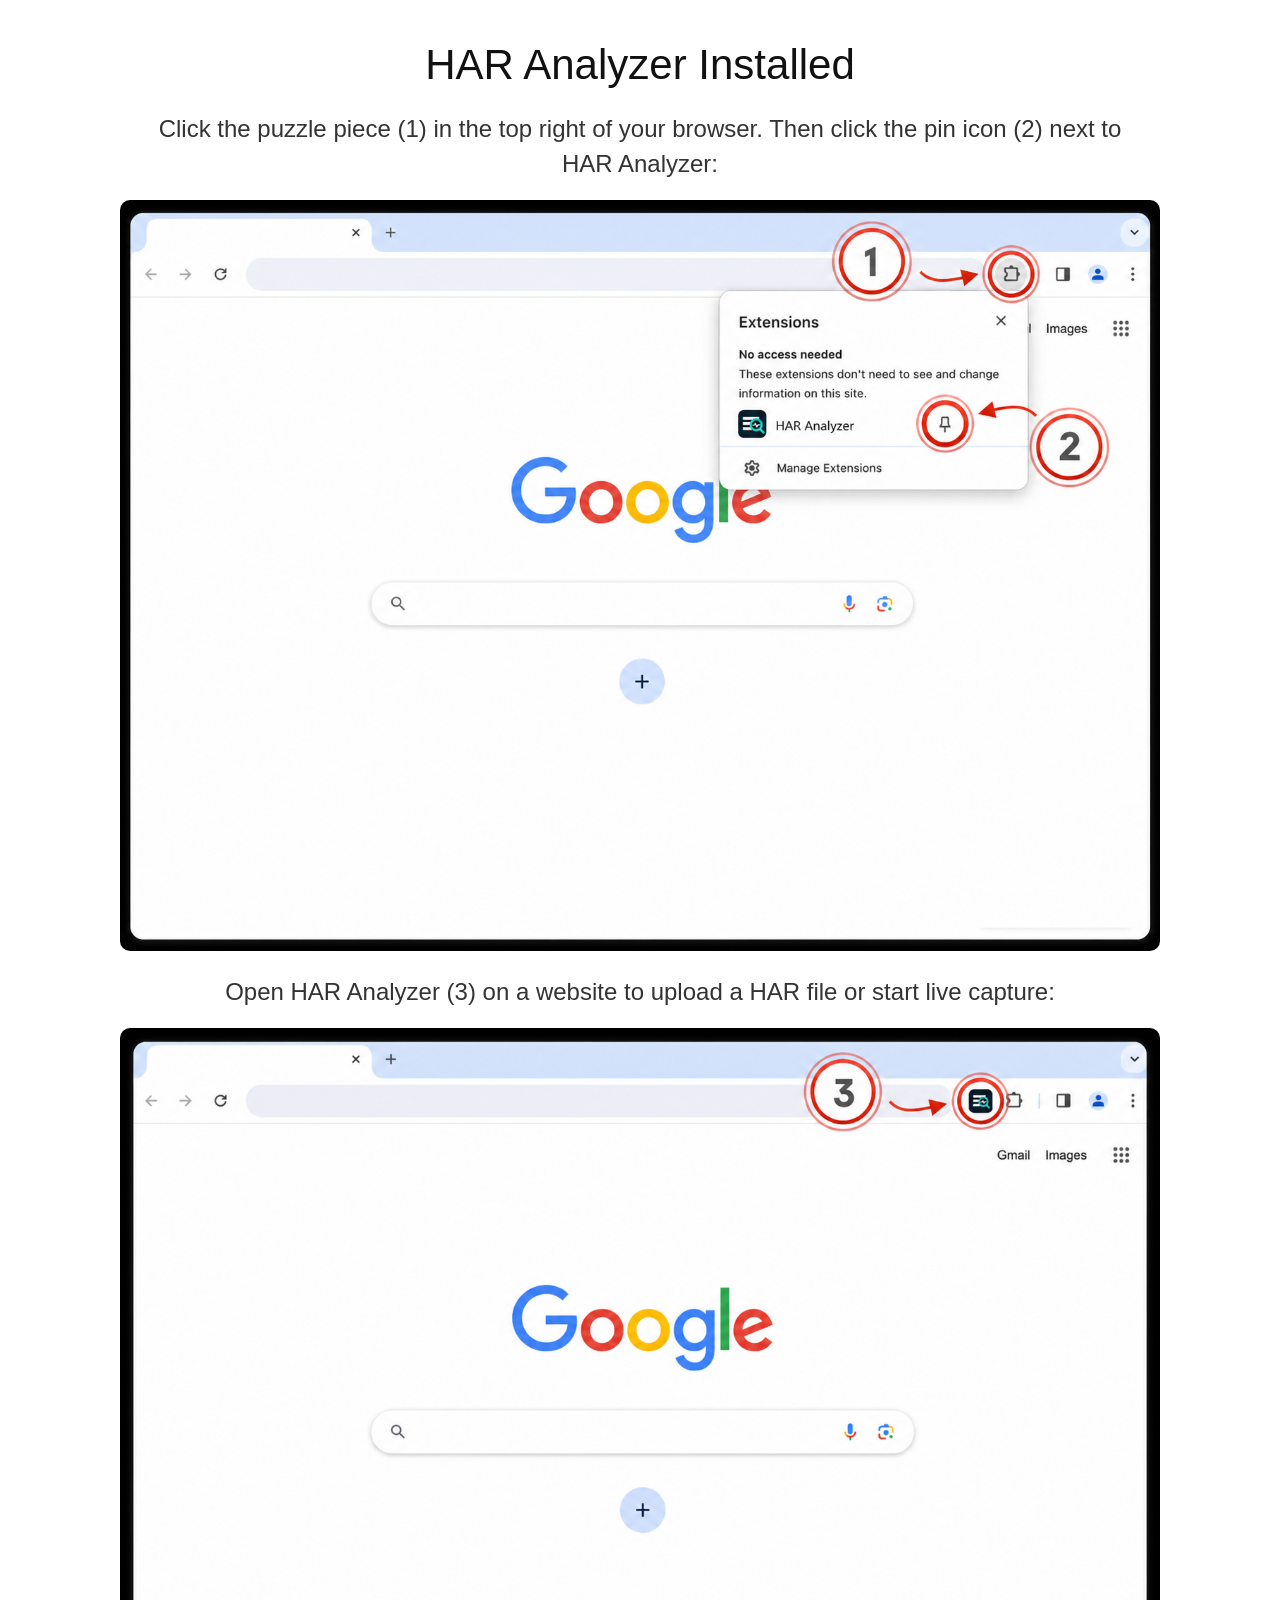
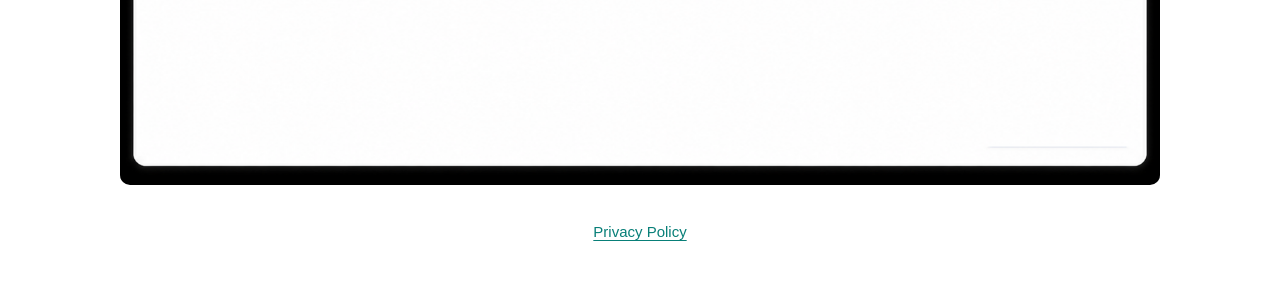
<file: index.html>
<!doctype html>
<html lang="en">
  <head>
    <meta charset="UTF-8" />
    <meta name="viewport" content="width=device-width, initial-scale=1" />
    <title>HAR Analyzer Installed</title>
    <meta
      name="description"
      content="Pin HAR Analyzer in Chrome and open its side panel."
    />
    <link rel="stylesheet" href="styles.css" />
    <script
      defer
      src="https://cloud.umami.is/script.js"
      data-website-id="96cea63c-407e-40a2-b733-70818d9dd0f4"
      data-domains="bfglue.github.io"
      data-exclude-search="true"
      data-exclude-hash="true"
      data-do-not-track="true"
    ></script>
  </head>
  <body>
    <main class="page">
      <h1>HAR Analyzer Installed</h1>
      <p class="lead">
        Click the puzzle piece (1) in the top right of your browser. Then click the pin icon (2) next to HAR Analyzer:
      </p>

      <figure class="shot">
        <img
          src="assets/welcome_2.png"
          alt="Open the Chrome extensions menu and pin HAR Analyzer"
          width="1476"
          height="1066"
        />
      </figure>

      <p class="lead">
        Open HAR Analyzer (3) on a website to upload a HAR file or start live capture:
      </p>

      <figure class="shot">
        <img
          src="assets/welcome_3.png"
          alt="Open HAR Analyzer from the Chrome toolbar"
          width="1470"
          height="1070"
        />
      </figure>

      <footer class="site-footer">
        <a href="privacy.html">Privacy Policy</a>
      </footer>
    </main>
  </body>
</html>
</file>
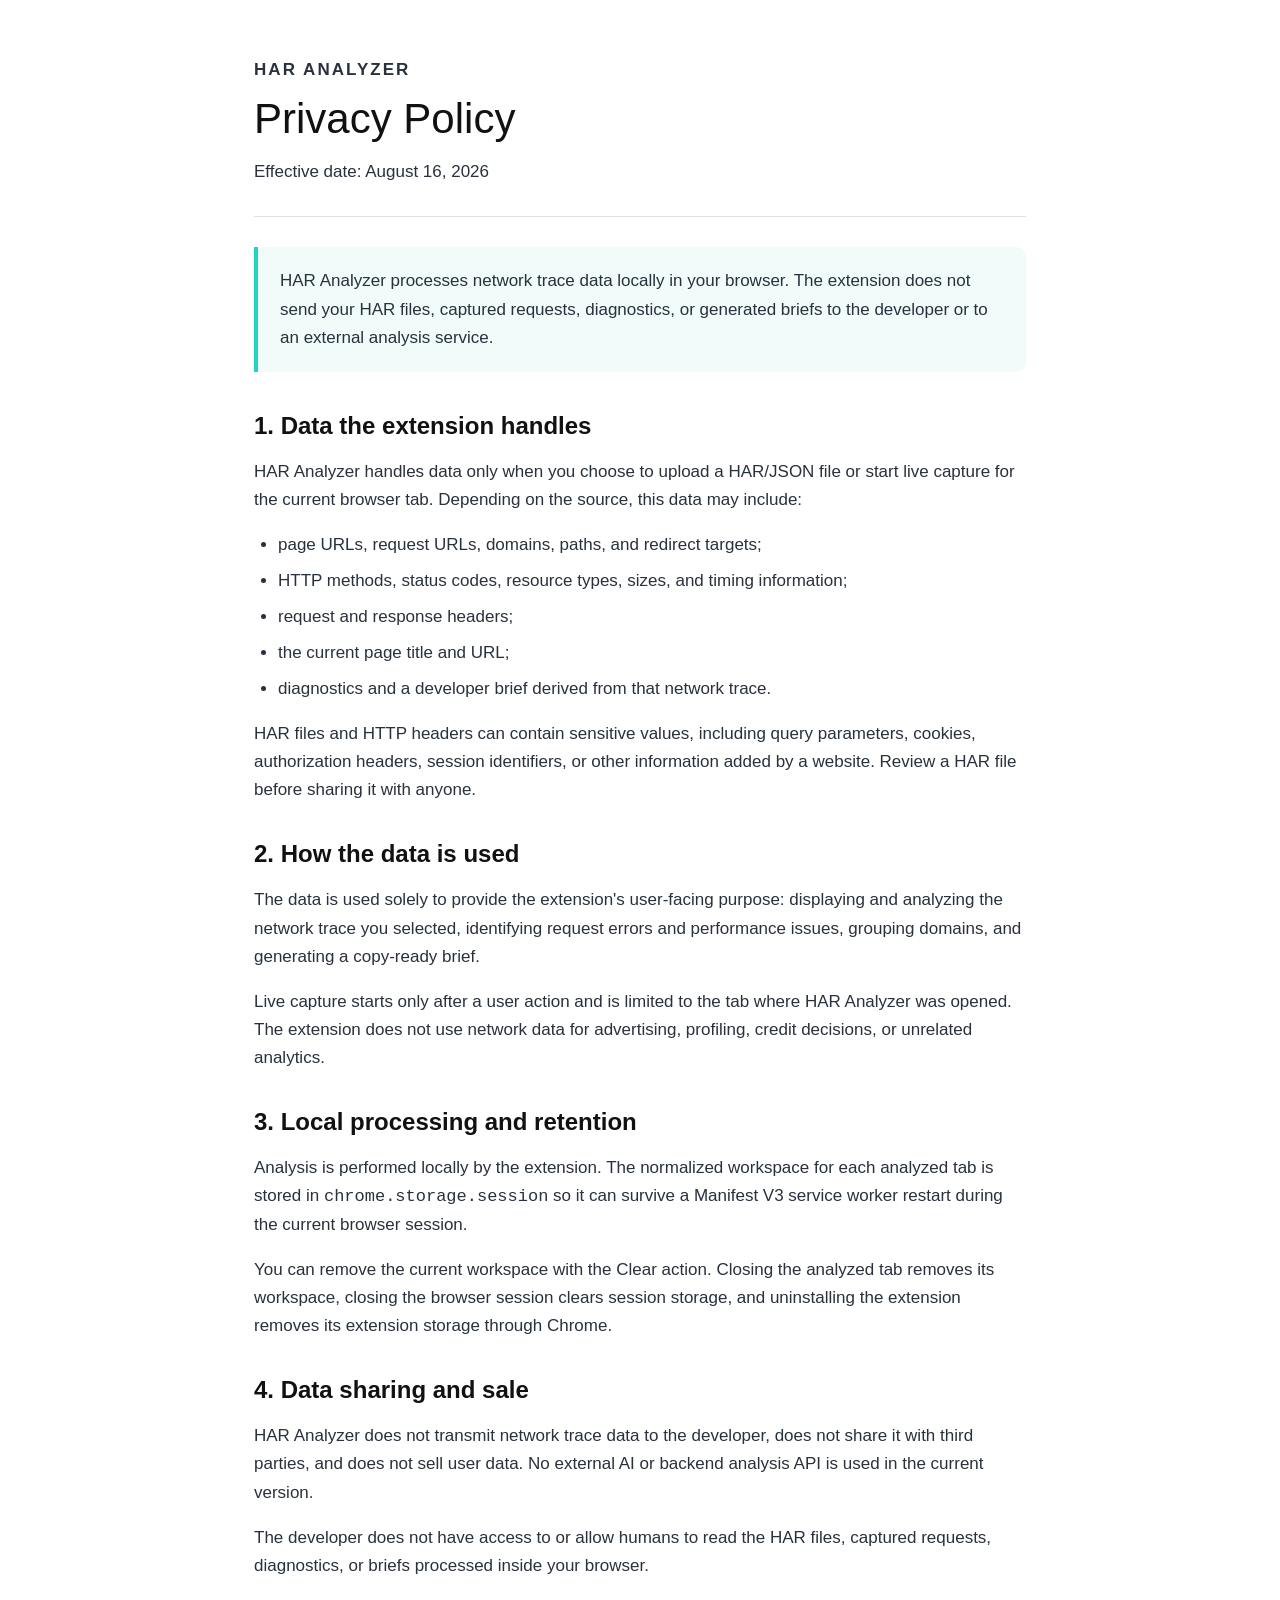
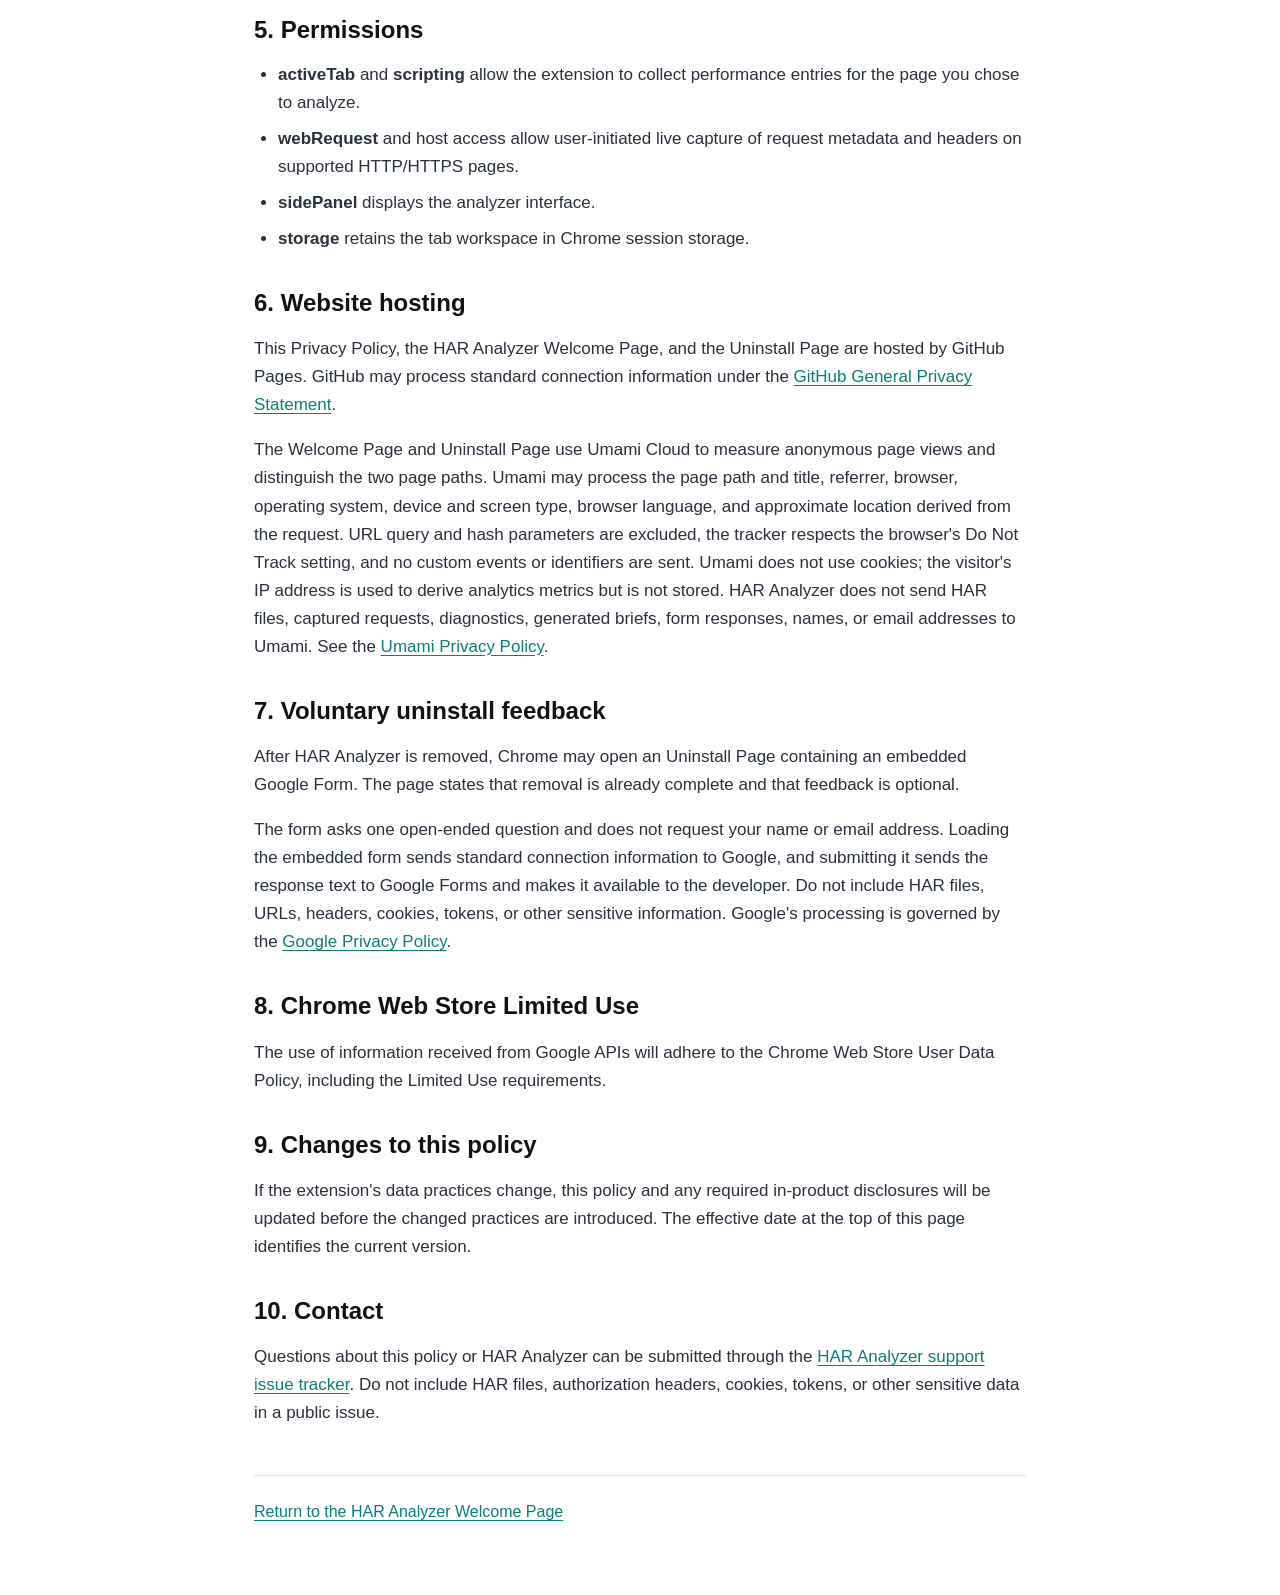
<file: privacy.html>
<!doctype html>
<html lang="en">
  <head>
    <meta charset="UTF-8" />
    <meta name="viewport" content="width=device-width, initial-scale=1" />
    <title>Privacy Policy | HAR Analyzer</title>
    <meta
      name="description"
      content="Privacy Policy for the HAR Analyzer Chrome extension."
    />
    <link rel="stylesheet" href="styles.css" />
  </head>
  <body>
    <main class="legal-page">
      <header class="legal-header">
        <p class="legal-eyebrow">HAR Analyzer</p>
        <h1>Privacy Policy</h1>
        <p class="legal-updated">Effective date: August 16, 2026</p>
      </header>

      <p class="legal-summary">
        HAR Analyzer processes network trace data locally in your browser. The extension does not send your HAR files, captured requests, diagnostics, or generated briefs to the developer or to an external analysis service.
      </p>

      <section>
        <h2>1. Data the extension handles</h2>
        <p>HAR Analyzer handles data only when you choose to upload a HAR/JSON file or start live capture for the current browser tab. Depending on the source, this data may include:</p>
        <ul>
          <li>page URLs, request URLs, domains, paths, and redirect targets;</li>
          <li>HTTP methods, status codes, resource types, sizes, and timing information;</li>
          <li>request and response headers;</li>
          <li>the current page title and URL;</li>
          <li>diagnostics and a developer brief derived from that network trace.</li>
        </ul>
        <p>HAR files and HTTP headers can contain sensitive values, including query parameters, cookies, authorization headers, session identifiers, or other information added by a website. Review a HAR file before sharing it with anyone.</p>
      </section>

      <section>
        <h2>2. How the data is used</h2>
        <p>The data is used solely to provide the extension's user-facing purpose: displaying and analyzing the network trace you selected, identifying request errors and performance issues, grouping domains, and generating a copy-ready brief.</p>
        <p>Live capture starts only after a user action and is limited to the tab where HAR Analyzer was opened. The extension does not use network data for advertising, profiling, credit decisions, or unrelated analytics.</p>
      </section>

      <section>
        <h2>3. Local processing and retention</h2>
        <p>Analysis is performed locally by the extension. The normalized workspace for each analyzed tab is stored in <code>chrome.storage.session</code> so it can survive a Manifest V3 service worker restart during the current browser session.</p>
        <p>You can remove the current workspace with the Clear action. Closing the analyzed tab removes its workspace, closing the browser session clears session storage, and uninstalling the extension removes its extension storage through Chrome.</p>
      </section>

      <section>
        <h2>4. Data sharing and sale</h2>
        <p>HAR Analyzer does not transmit network trace data to the developer, does not share it with third parties, and does not sell user data. No external AI or backend analysis API is used in the current version.</p>
        <p>The developer does not have access to or allow humans to read the HAR files, captured requests, diagnostics, or briefs processed inside your browser.</p>
      </section>

      <section>
        <h2>5. Permissions</h2>
        <ul>
          <li><strong>activeTab</strong> and <strong>scripting</strong> allow the extension to collect performance entries for the page you chose to analyze.</li>
          <li><strong>webRequest</strong> and host access allow user-initiated live capture of request metadata and headers on supported HTTP/HTTPS pages.</li>
          <li><strong>sidePanel</strong> displays the analyzer interface.</li>
          <li><strong>storage</strong> retains the tab workspace in Chrome session storage.</li>
        </ul>
      </section>

      <section>
        <h2>6. Website hosting</h2>
        <p>This Privacy Policy, the HAR Analyzer Welcome Page, and the Uninstall Page are hosted by GitHub Pages. GitHub may process standard connection information under the <a href="https://docs.github.com/en/site-policy/privacy-policies/github-general-privacy-statement">GitHub General Privacy Statement</a>.</p>
        <p>The Welcome Page and Uninstall Page use Umami Cloud to measure anonymous page views and distinguish the two page paths. Umami may process the page path and title, referrer, browser, operating system, device and screen type, browser language, and approximate location derived from the request. URL query and hash parameters are excluded, the tracker respects the browser's Do Not Track setting, and no custom events or identifiers are sent. Umami does not use cookies; the visitor's IP address is used to derive analytics metrics but is not stored. HAR Analyzer does not send HAR files, captured requests, diagnostics, generated briefs, form responses, names, or email addresses to Umami. See the <a href="https://umami.is/privacy">Umami Privacy Policy</a>.</p>
      </section>

      <section>
        <h2>7. Voluntary uninstall feedback</h2>
        <p>After HAR Analyzer is removed, Chrome may open an Uninstall Page containing an embedded Google Form. The page states that removal is already complete and that feedback is optional.</p>
        <p>The form asks one open-ended question and does not request your name or email address. Loading the embedded form sends standard connection information to Google, and submitting it sends the response text to Google Forms and makes it available to the developer. Do not include HAR files, URLs, headers, cookies, tokens, or other sensitive information. Google's processing is governed by the <a href="https://policies.google.com/privacy">Google Privacy Policy</a>.</p>
      </section>

      <section>
        <h2>8. Chrome Web Store Limited Use</h2>
        <p>The use of information received from Google APIs will adhere to the Chrome Web Store User Data Policy, including the Limited Use requirements.</p>
      </section>

      <section>
        <h2>9. Changes to this policy</h2>
        <p>If the extension's data practices change, this policy and any required in-product disclosures will be updated before the changed practices are introduced. The effective date at the top of this page identifies the current version.</p>
      </section>

      <section>
        <h2>10. Contact</h2>
        <p>Questions about this policy or HAR Analyzer can be submitted through the <a href="https://github.com/BFglue/har-analyzer-welcome/issues">HAR Analyzer support issue tracker</a>. Do not include HAR files, authorization headers, cookies, tokens, or other sensitive data in a public issue.</p>
      </section>

      <footer class="legal-footer">
        <a href="index.html">Return to the HAR Analyzer Welcome Page</a>
      </footer>
    </main>
  </body>
</html>
</file>
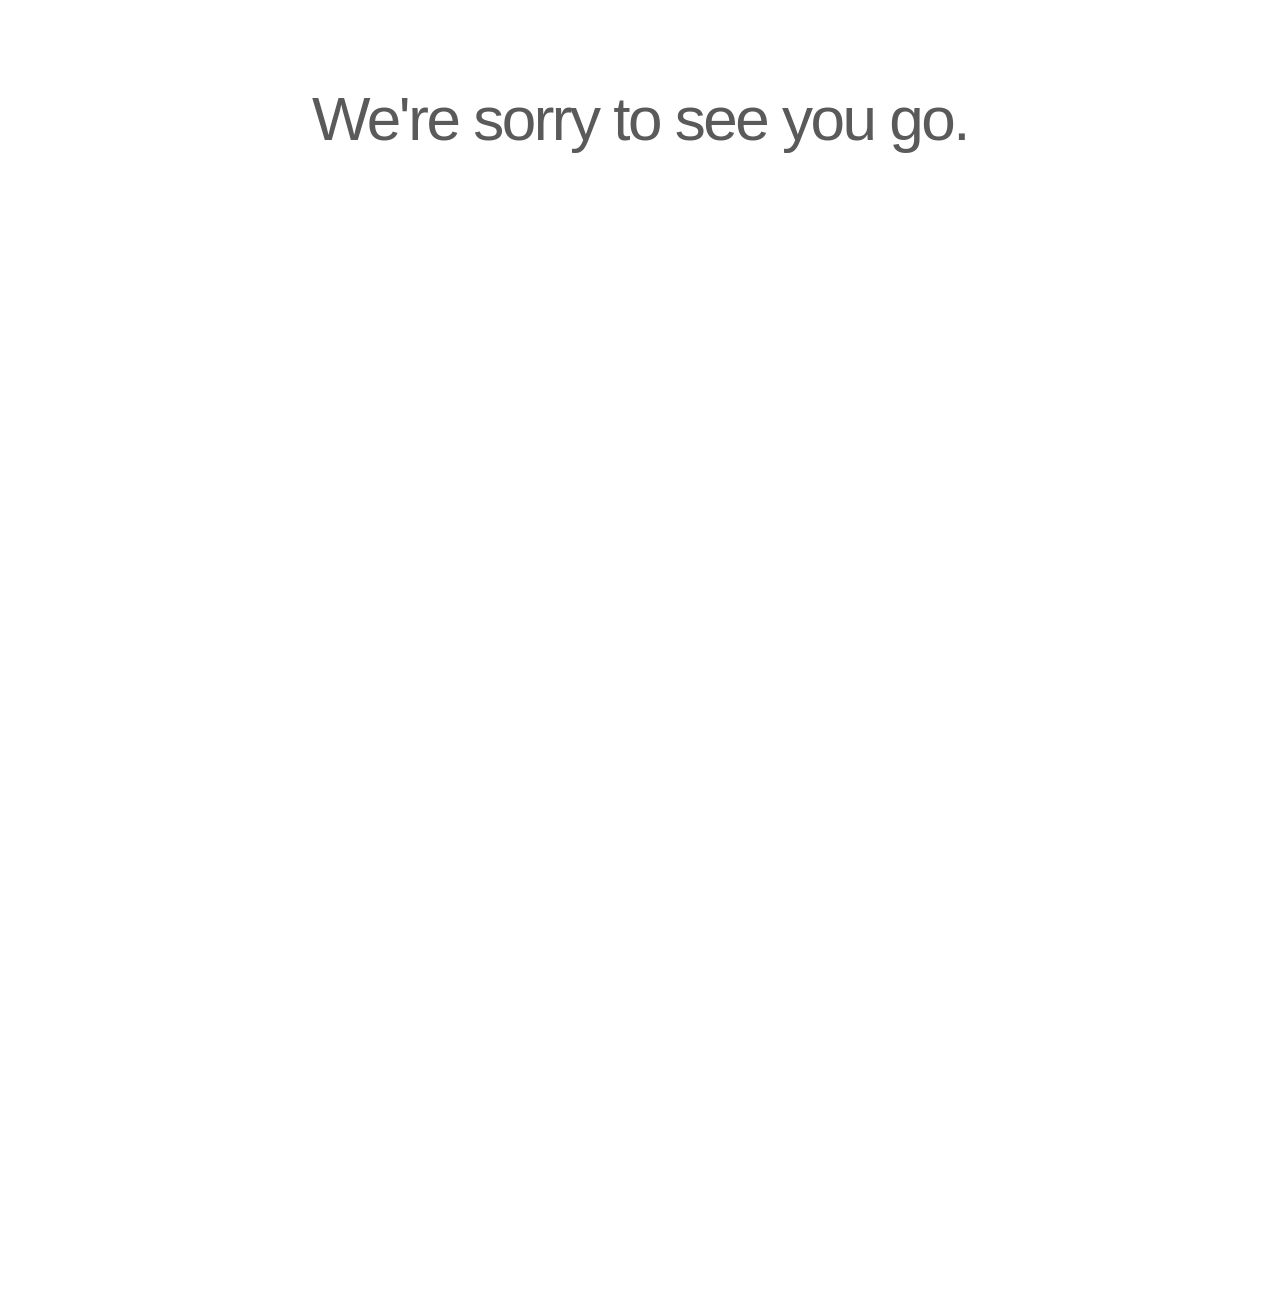
<file: uninstall.html>
<!doctype html>
<html lang="en">
  <head>
    <meta charset="UTF-8" />
    <meta name="viewport" content="width=device-width, initial-scale=1" />
    <title>HAR Analyzer Uninstall Feedback</title>
    <meta
      name="description"
      content="Optional feedback after uninstalling the HAR Analyzer Chrome extension."
    />
    <link rel="stylesheet" href="styles.css" />
    <script
      defer
      src="https://cloud.umami.is/script.js"
      data-website-id="96cea63c-407e-40a2-b733-70818d9dd0f4"
      data-domains="bfglue.github.io"
      data-exclude-search="true"
      data-exclude-hash="true"
      data-do-not-track="true"
    ></script>
  </head>
  <body>
    <main class="page page--uninstall">
      <h1 class="uninstall-title">We're sorry to see you go.</h1>

      <section class="form-shell" aria-label="Embedded uninstall survey">
        <iframe
          class="form-frame"
          src="https://docs.google.com/forms/d/e/1FAIpQLSdCcWN61VcCC8QYPewOLFrtiKb47ULrcV1mVmd51rvixUNfoQ/viewform?embedded=true"
          title="HAR Analyzer uninstall survey"
          loading="eager"
          marginheight="0"
          marginwidth="0"
        >
          Loading…
        </iframe>
      </section>
    </main>
  </body>
</html>
</file>
<file: styles.css>
:root {
  --bg: #ffffff;
  --text: #111111;
  --muted: #333333;
  --max: 1080px;
}

* {
  box-sizing: border-box;
}

body {
  margin: 0;
  background: var(--bg);
  color: var(--text);
  font-family: Roboto, -apple-system, BlinkMacSystemFont, "Segoe UI", Arial, sans-serif;
  line-height: 1.45;
}

.page {
  max-width: var(--max);
  margin: 0 auto;
  padding: 40px 20px 56px;
}

h1 {
  margin: 0;
  font-size: 42px;
  line-height: 1.2;
  font-weight: 500;
  text-align: center;
}

.lead {
  max-width: 980px;
  margin: 22px auto 18px;
  color: var(--muted);
  font-size: 24px;
  text-align: center;
}

.shot {
  width: 100%;
  margin: 0 auto 24px;
}

.shot img {
  display: block;
  width: 100%;
  height: auto;
  border-radius: 10px;
}

.site-footer {
  margin-top: 36px;
  color: #5b6573;
  font-size: 15px;
  text-align: center;
}

.site-footer a,
.legal-page a {
  color: #087f78;
  text-underline-offset: 3px;
}

.legal-page {
  max-width: 820px;
  margin: 0 auto;
  padding: 56px 24px 72px;
}

.legal-header {
  padding-bottom: 30px;
  border-bottom: 1px solid #dce2e8;
}

.legal-eyebrow {
  margin: 0 0 10px;
  color: #087f78;
  font-size: 13px;
  font-weight: 700;
  letter-spacing: 0.12em;
  text-transform: uppercase;
}

.legal-page h1 {
  text-align: left;
}

.legal-updated {
  margin: 14px 0 0;
  color: #5b6573;
  font-size: 15px;
}

.legal-summary {
  margin: 30px 0 38px;
  padding: 20px 22px;
  border-left: 4px solid #20d4c5;
  border-radius: 0 10px 10px 0;
  background: #f0fbfa;
  font-size: 18px;
}

.legal-page section {
  margin-top: 34px;
}

.legal-page h2 {
  margin: 0 0 12px;
  font-size: 24px;
  line-height: 1.3;
}

.legal-page p,
.legal-page li {
  color: #29313d;
  font-size: 17px;
  line-height: 1.65;
}

.legal-page ul {
  padding-left: 24px;
}

.legal-page li + li {
  margin-top: 8px;
}

.legal-footer {
  margin-top: 48px;
  padding-top: 24px;
  border-top: 1px solid #dce2e8;
}

.page--uninstall {
  max-width: 1120px;
  padding-top: 84px;
}

.form-shell {
  margin-top: 52px;
  padding: 0;
  border: 0;
  border-radius: 0;
  background: transparent;
  box-shadow: none;
}

.form-frame {
  display: block;
  width: 100%;
  min-height: 1040px;
  height: 1040px;
  border: 0;
  border-radius: 0;
  background: transparent;
}

.uninstall-title {
  margin: 0;
  color: #5a5a5a;
  font-size: clamp(40px, 5.8vw, 62px);
  font-weight: 300;
  letter-spacing: -0.04em;
  line-height: 1.12;
  text-align: center;
}

@media (max-width: 768px) {
  .page {
    padding: 24px 14px 36px;
  }

  h1 {
    font-size: 34px;
  }

  .lead {
    margin: 16px auto 14px;
    font-size: 19px;
  }

  .legal-page {
    padding: 36px 18px 52px;
  }

  .legal-page h1 {
    font-size: 34px;
  }

  .legal-summary {
    padding: 17px 18px;
    font-size: 17px;
  }

  .legal-page p,
  .legal-page li {
    font-size: 16px;
  }

  .page--uninstall {
    padding-top: 48px;
  }

  .form-shell {
    margin-top: 32px;
  }

  .form-frame {
    min-height: 1120px;
    height: 1120px;
  }
}
</file>
